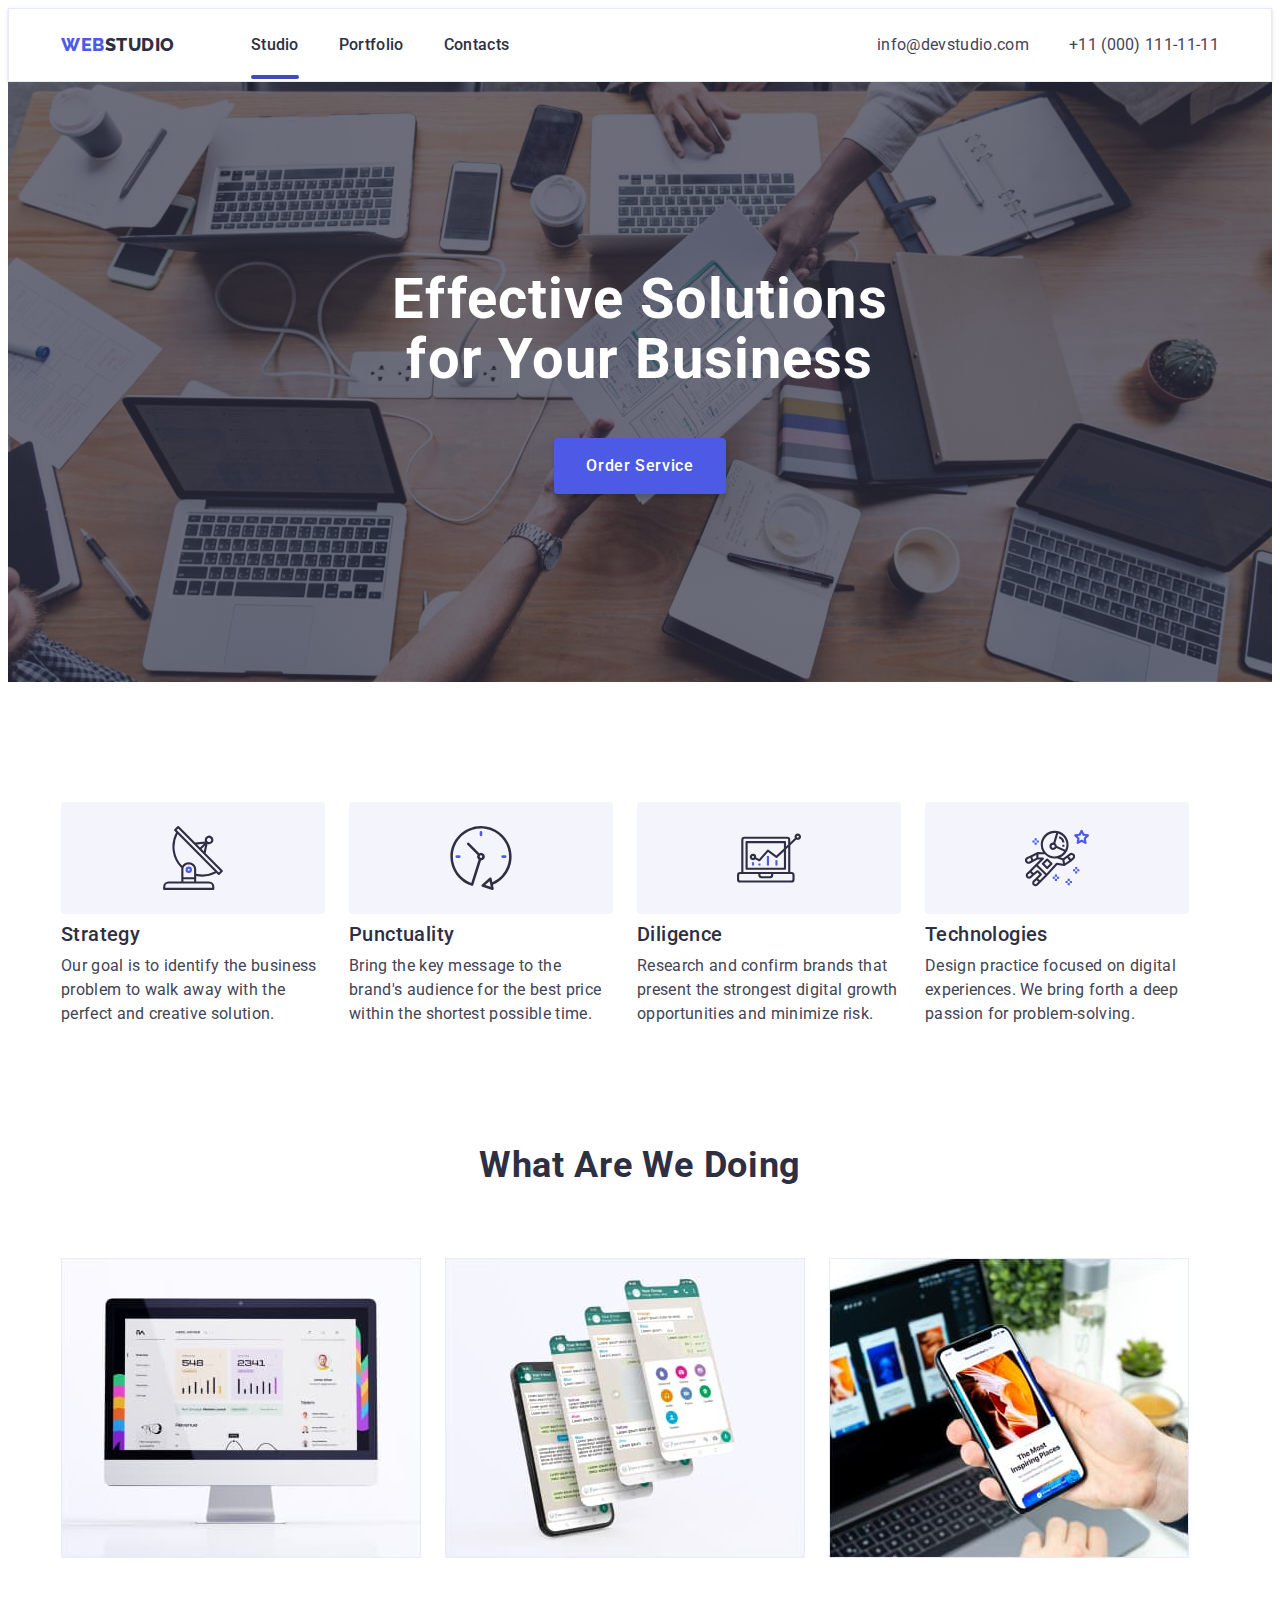
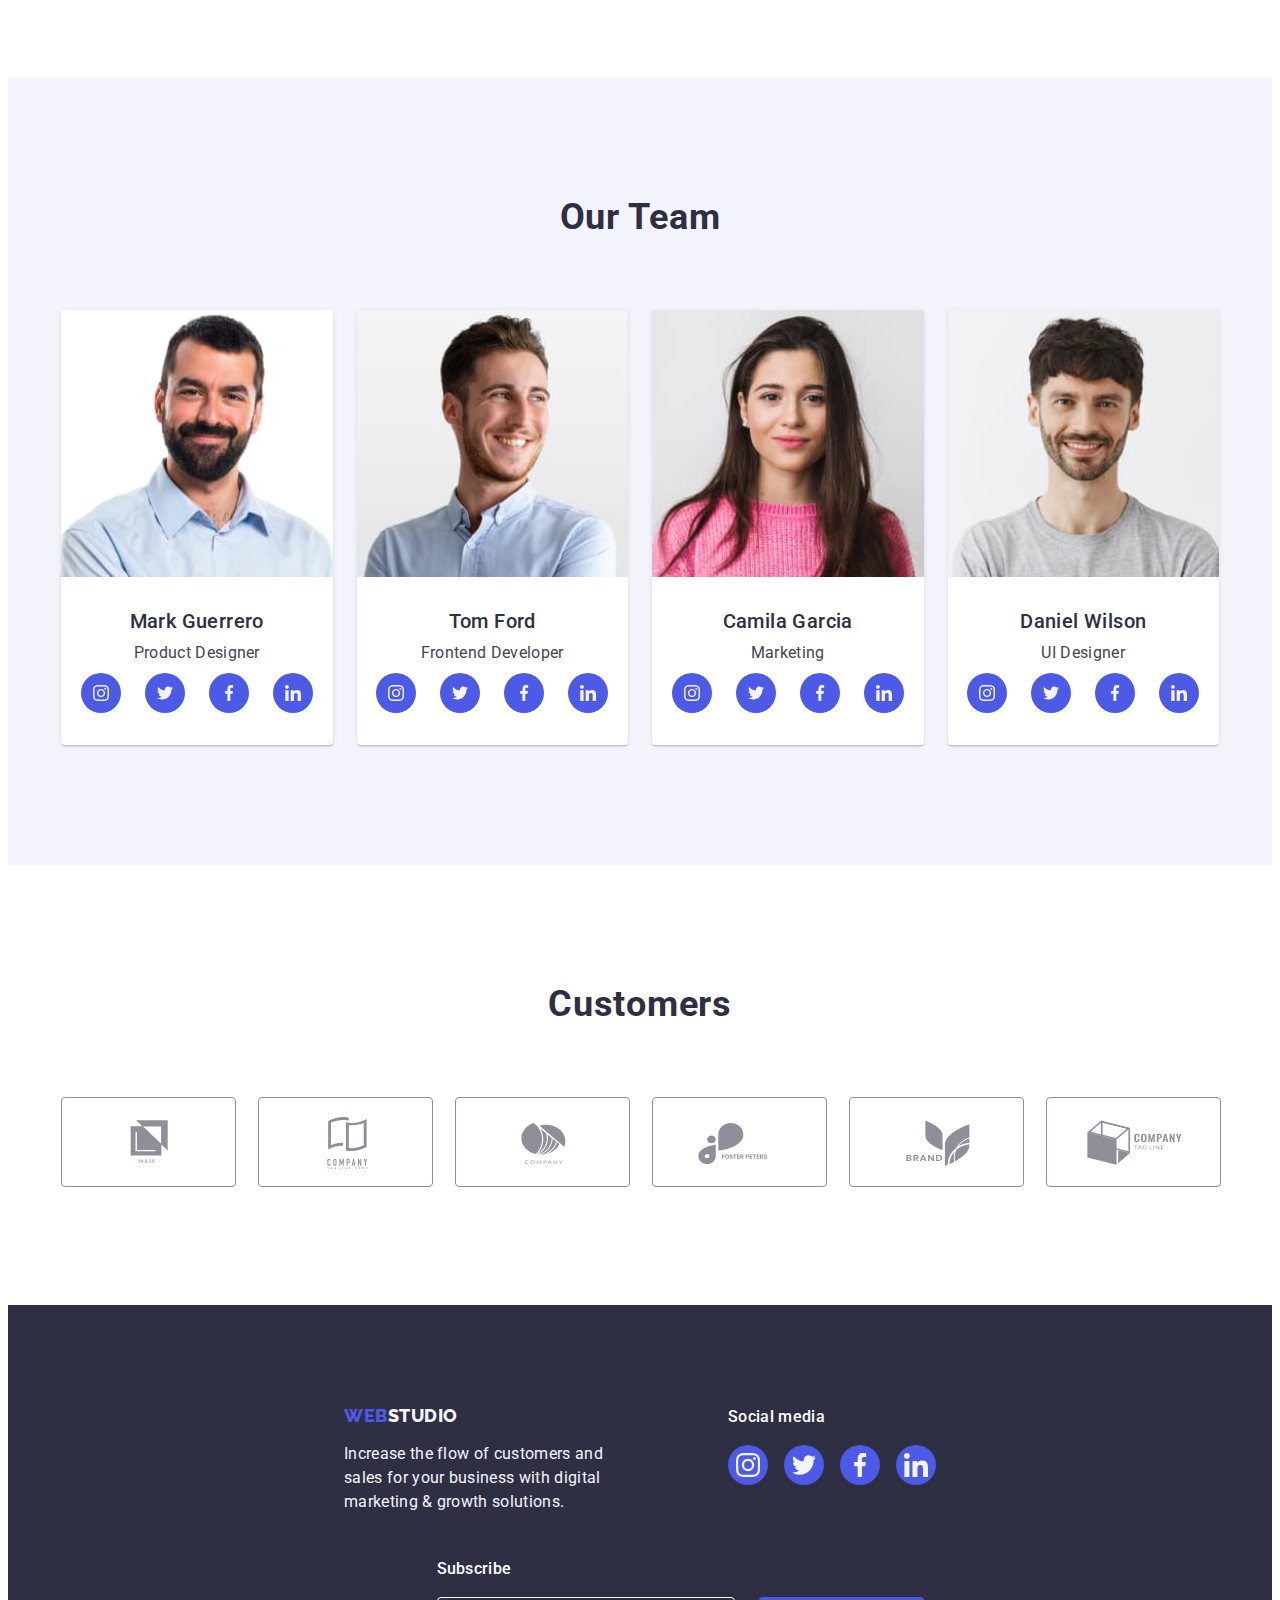
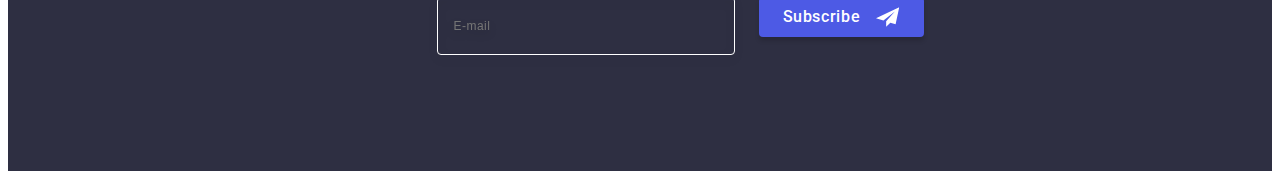
<file: index.html>
<!DOCTYPE html>
<html lang="en">
  <head>
    <meta charset="UTF-8" />
    <meta http-equiv="X-UA-Compatible" content="IE=edge" />
    <meta name="viewport" content="width=device-width, initial-scale=1.0" />
    <title>Document</title>
    <link rel="preconnect" href="https://fonts.googleapis.com" />
    <link rel="preconnect" href="https://fonts.gstatic.com" crossorigin />
    <link
      href="https://fonts.googleapis.com/css2?family=Raleway:wght@800&family=Roboto:wght@400;500;700&display=swap"
      rel="stylesheet"
    />
    <link
      rel="stylesheet"
      href="https://cdnjs.cloudflare.com/ajax/libs/modern-normalize/1.1.0/modern-normalize.min.css"
      integrity="sha512-wpPYUAdjBVSE4KJnH1VR1HeZfpl1ub8YT/NKx4PuQ5NmX2tKuGu6U/JRp5y+Y8XG2tV+wKQpNHVUX03MfMFn9Q=="
      crossorigin="anonymous"
      referrerpolicy="no-referrer"
    />
    <link rel="stylesheet" href="./css/styles.css" />
    <link rel="stylesheet" href="./css/media.css" />
  </head>
  <body>
    <header class="header">
      <div class="container header-container">
        <nav class="header-nav">
          <a href="./index.html" class="part-logo link"
            >Web <span class="logo">Studio</span>
          </a>
          <ul class="header-list list">
            <li class="header-item">
              <a class="header-link link current" href="./index.html">Studio</a>
            </li>
            <li class="header-item">
              <a class="header-link link" href="./portfolio.html">Portfolio</a>
            </li>
            <li class="header-item">
              <a class="header-link link" href="">Contacts</a>
            </li>
          </ul>
        </nav>
        <address class="address">
          <ul class="address-list list">
            <li class="address-item">
              <a href="mailto:info@devstudio.com" class="address-contact link"
                >info@devstudio.com</a
              >
            </li>
            <li class="address-item">
              <a href="tel:+110001111111" class="address-contact link"
                >+11 (000) 111-11-11</a
              >
            </li>
          </ul>
        </address>
        <button type="button" data-menu-open class="menu-open-btn">
          <svg class="header-icon-menu" width="32" height="22">
            <use href="./icons.svg#icon-charm-menu-hamburger"></use>
          </svg>
        </button>
      </div>
      <div class="mob-menu is-hidden" data-menu>
        <div>
          <button type="button" data-menu-close class="menu-close-btn">
            <svg class="menu-close-btn-icon" width="8" height="8">
              <use href="./icons.svg#icon-close-black"></use>
            </svg>
          </button>
          <nav>
            <ul class="mob-menu-list list">
              <li class="mob-menu-item">
                <a class="mob-menu-link link" href="./index.html">Studio</a>
              </li>
              <li class="mob-menu-item">
                <a class="mob-menu-link link" href="./portfolio.html"
                  >Portfolio</a
                >
              </li>
              <li class="mob-menu-item">
                <a class="mob-menu-link link" href="">Contacts</a>
              </li>
            </ul>
          </nav>
        </div>
        <div>
          <address class="mob-menu-address">
            <ul class="mob-menu-address-list list">
              <li class="mob-menu-address-item">
                <a
                  href="tel:+110001111111"
                  class="mob-menu-address-contact link"
                  >+11 (000) 111-11-11</a
                >
              </li>
              <li class="mob-menu-address-item">
                <a
                  href="mailto:info@devstudio.com"
                  class="mob-menu-address-mail link"
                  >info@devstudio.com</a
                >
              </li>
            </ul>
          </address>
          <div class="mob-menu-soc-icon">
            <ul class="menu-footer-icon list">
              <li class="footer-soc-item">
                <a href="" class="footer-soc-link link">
                  <svg class="footer-soc-icon" width="24" height="24">
                    <use href="./icons.svg#icon-instagram"></use>
                  </svg>
                </a>
              </li>
              <li class="footer-soc-item">
                <a href="" class="footer-soc-link link">
                  <svg class="footer-soc-icon" width="24" height="24">
                    <use href="./icons.svg#icon-twitter"></use>
                  </svg>
                </a>
              </li>
              <li class="footer-soc-item">
                <a href="" class="footer-soc-link link">
                  <svg class="footer-soc-icon" width="24" height="24">
                    <use href="./icons.svg#icon-facebook"></use>
                  </svg>
                </a>
              </li>
              <li class="footer-soc-item">
                <a href="" class="footer-soc-link link">
                  <svg class="footer-soc-icon" width="24" height="24">
                    <use href="./icons.svg#icon-linkedin"></use>
                  </svg>
                </a>
              </li>
            </ul>
          </div>
        </div>
      </div>
    </header>
    <main>
      <!-- секція 1 -->
      <section class="hero">
        <div class="container">
          <h1 class="hero-title">Effective Solutions for Your Business</h1>
          <button type="button" data-modal-open class="button">
            Order Service
          </button>
        </div>
      </section>
      <!-- секція 2 -->
      <section class="section">
        <div class="container">
          <h2 hidden class="section-title">information</h2>
          <ul class="section-list list">
            <li class="section-item">
              <div class="section-img">
                <svg class="section-img-item" width="64" height="64">
                  <use href="./section-2.svg#icon-antenna"></use>
                </svg>
              </div>
              <h3 class="section-title">Strategy</h3>
              <p class="section-link">
                Our goal is to identify the business problem to walk away with
                the perfect and creative solution.
              </p>
            </li>
            <li class="section-item">
              <div class="section-img">
                <svg class="section-img-item" width="64" height="64">
                  <use href="./section-2.svg#icon-clock"></use>
                </svg>
              </div>
              <h3 class="section-title">Punctuality</h3>
              <p class="section-link">
                Bring the key message to the brand's audience for the best price
                within the shortest possible time.
              </p>
            </li>
            <li class="section-item">
              <div class="section-img">
                <svg class="section-img-item" width="64" height="64">
                  <use href="./section-2.svg#icon-diagram"></use>
                </svg>
              </div>
              <h3 class="section-title">Diligence</h3>
              <p class="section-link">
                Research and confirm brands that present the strongest digital
                growth opportunities and minimize risk.
              </p>
            </li>
            <li class="section-item">
              <div class="section-img">
                <svg class="section-img-item" width="64" height="64">
                  <use href="./section-2.svg#icon-astronaut"></use>
                </svg>
              </div>
              <h3 class="section-title">Technologies</h3>
              <p class="section-link">
                Design practice focused on digital experiences. We bring forth a
                deep passion for problem-solving.
              </p>
            </li>
          </ul>
        </div>
      </section>
      <!-- секція 3 -->
      <section class="content">
        <div class="container">
          <h2 class="content-title">What are we doing</h2>
          <ul class="content-list list">
            <li class="content-item">
              <img
                srcset="./images/images-1-2x.jpg 2x"
                src="./images/images-1.jpg"
                alt="computer"
                width="360"
                height="300"
              />
            </li>
            <li class="content-item">
              <img
                srcset="./images/images-2-2x.jpg 2x"
                src="./images/images-2.jpg"
                alt="phone with tabs"
                width="360"
                height="300"
              />
            </li>
            <li class="content-item">
              <img
                srcset="./images/images-3-2x.jpg 2x"
                src="./images/images-3.jpg"
                alt="phone in hand"
                width="360"
                height="300"
              />
            </li>
          </ul>
        </div>
      </section>
      <!-- секція 4 -->
      <section class="aside">
        <div class="container">
          <h2 class="aside-title">Our Team</h2>
          <ul class="aside-list list">
            <li class="aside-item">
              <img
                srcset="./images/employee-1-2x.jpg 2x"
                src="./images/employee-1.jpg"
                alt="employee"
                width="264"
                height="260"
              />
              <div class="aside-container">
                <h3 class="aside-subtitle">Mark Guerrero</h3>
                <p class="aside-text">Product Designer</p>
                <ul class="aside-soc-list list">
                  <li class="aside-soc-item">
                    <a href="" class="aside-soc-link link">
                      <svg class="aside-soc-icon" width="16" height="16">
                        <use href="./icons.svg#icon-instagram"></use>
                      </svg>
                    </a>
                  </li>
                  <li class="aside-soc-item">
                    <a href="" class="aside-soc-link link">
                      <svg class="aside-soc-icon" width="16" height="16">
                        <use href="./icons.svg#icon-twitter"></use>
                      </svg>
                    </a>
                  </li>
                  <li class="aside-soc-item">
                    <a href="" class="aside-soc-link link">
                      <svg class="aside-soc-icon" width="16" height="16">
                        <use href="./icons.svg#icon-facebook"></use>
                      </svg>
                    </a>
                  </li>
                  <li class="aside-soc-item">
                    <a href="" class="aside-soc-link link">
                      <svg class="aside-soc-icon" width="16" height="16">
                        <use href="./icons.svg#icon-linkedin"></use>
                      </svg>
                    </a>
                  </li>
                </ul>
              </div>
            </li>
            <li class="aside-item">
              <img
                srcset="./images/employee-2-2x.jpg 2x"
                src="./images/employee-2.jpg"
                alt="employee"
                width="264"
                height="260"
              />
              <div class="aside-container">
                <h3 class="aside-subtitle">Tom Ford</h3>
                <p class="aside-text">Frontend Developer</p>
                <ul class="aside-soc-list list">
                  <li class="aside-soc-item">
                    <a href="" class="aside-soc-link link">
                      <svg class="aside-soc-icon" width="16" height="16">
                        <use href="./icons.svg#icon-instagram"></use>
                      </svg>
                    </a>
                  </li>
                  <li class="aside-soc-item">
                    <a href="" class="aside-soc-link link">
                      <svg class="aside-soc-icon" width="16" height="16">
                        <use href="./icons.svg#icon-twitter"></use>
                      </svg>
                    </a>
                  </li>
                  <li class="aside-soc-item">
                    <a href="" class="aside-soc-link link">
                      <svg class="aside-soc-icon" width="16" height="16">
                        <use href="./icons.svg#icon-facebook"></use>
                      </svg>
                    </a>
                  </li>
                  <li class="aside-soc-item">
                    <a href="" class="aside-soc-link link">
                      <svg class="aside-soc-icon" width="16" height="16">
                        <use href="./icons.svg#icon-linkedin"></use>
                      </svg>
                    </a>
                  </li>
                </ul>
              </div>
            </li>
            <li class="aside-item">
              <img
                srcset="./images/employee-3-2x.jpg 2x"
                src="./images/employee-3.jpg"
                alt="employee"
                width="264"
                height="260"
              />
              <div class="aside-container">
                <h3 class="aside-subtitle">Camila Garcia</h3>
                <p class="aside-text">Marketing</p>
                <ul class="aside-soc-list list">
                  <li class="aside-soc-item">
                    <a href="" class="aside-soc-link link">
                      <svg class="aside-soc-icon" width="16" height="16">
                        <use href="./icons.svg#icon-instagram"></use>
                      </svg>
                    </a>
                  </li>
                  <li class="aside-soc-item">
                    <a href="" class="aside-soc-link link">
                      <svg class="aside-soc-icon" width="16" height="16">
                        <use href="./icons.svg#icon-twitter"></use>
                      </svg>
                    </a>
                  </li>
                  <li class="aside-soc-item">
                    <a href="" class="aside-soc-link link">
                      <svg class="aside-soc-icon" width="16" height="16">
                        <use href="./icons.svg#icon-facebook"></use>
                      </svg>
                    </a>
                  </li>
                  <li class="aside-soc-item">
                    <a href="" class="aside-soc-link link">
                      <svg class="aside-soc-icon" width="16" height="16">
                        <use href="./icons.svg#icon-linkedin"></use>
                      </svg>
                    </a>
                  </li>
                </ul>
              </div>
            </li>
            <li class="aside-item">
              <img
                srcset="./images/employee-4-2x.jpg 2x"
                src="./images/employee-4.jpg"
                alt="employee"
                width="264"
                height="260"
              />
              <div class="aside-container">
                <h3 class="aside-subtitle">Daniel Wilson</h3>
                <p class="aside-text">UI Designer</p>
                <ul class="aside-soc-list list">
                  <li class="aside-soc-item">
                    <a href="" class="aside-soc-link link">
                      <svg class="aside-soc-icon" width="16" height="16">
                        <use href="./icons.svg#icon-instagram"></use>
                      </svg>
                    </a>
                  </li>
                  <li class="aside-soc-item">
                    <a href="" class="aside-soc-link link">
                      <svg class="aside-soc-icon" width="16" height="16">
                        <use href="./icons.svg#icon-twitter"></use>
                      </svg>
                    </a>
                  </li>
                  <li class="aside-soc-item">
                    <a href="" class="aside-soc-link link">
                      <svg class="aside-soc-icon" width="16" height="16">
                        <use href="./icons.svg#icon-facebook"></use>
                      </svg>
                    </a>
                  </li>
                  <li class="aside-soc-item">
                    <a href="" class="aside-soc-link link">
                      <svg class="aside-soc-icon" width="16" height="16">
                        <use href="./icons.svg#icon-linkedin"></use>
                      </svg>
                    </a>
                  </li>
                </ul>
              </div>
            </li>
          </ul>
        </div>
      </section>
      <!-- секція 5 -->
      <section class="customers">
        <div class="container">
          <h2 class="customers-title">Customers</h2>
          <ul class="customers-list list">
            <li class="customers-item">
              <a href="" class="customers-link link">
                <svg class="customers-icons" width="104" height="56">
                  <use href="./logo-section-5.svg#icon-Logo-1"></use>
                </svg>
              </a>
            </li>
            <li class="customers-item">
              <a href="" class="customers-link link">
                <svg class="customers-icons" width="104" height="56">
                  <use href="./logo-section-5.svg#icon-Logo-2"></use>
                </svg>
              </a>
            </li>
            <li class="customers-item">
              <a href="" class="customers-link link">
                <svg class="customers-icons" width="104" height="56">
                  <use href="./logo-section-5.svg#icon-Logo-3"></use>
                </svg>
              </a>
            </li>
            <li class="customers-item">
              <a href="" class="customers-link link">
                <svg class="customers-icons" width="104" height="56">
                  <use href="./logo-section-5.svg#icon-Logo-4"></use>
                </svg>
              </a>
            </li>
            <li class="customers-item">
              <a href="" class="customers-link link">
                <svg class="customers-icons" width="104" height="56">
                  <use href="./logo-section-5.svg#icon-Logo-5"></use>
                </svg>
              </a>
            </li>
            <li class="customers-item">
              <a href="" class="customers-link link">
                <svg class="customers-icons" width="104" height="56">
                  <use href="./logo-section-5.svg#icon-Logo-6"></use>
                </svg>
              </a>
            </li>
          </ul>
        </div>
      </section>
    </main>
    <footer class="footer">
      <div class="container footer-content">
        <div class="footer-container">
          <div class="logo-logo">
            <a href="./index.html" class="part-logo link"
              >Web
              <span class="part-logo-white">Studio</span>
            </a>
          </div>
          <p class="footer-text">
            Increase the flow of customers and sales for your business with
            digital marketing & growth solutions.
          </p>
        </div>
        <div class="footer-section">
          <h3 class="footer-title">Social media</h3>
          <ul class="footer-soc-list list">
            <li class="footer-soc-item">
              <a href="" class="footer-soc-link link">
                <svg class="footer-soc-icon" width="24" height="24">
                  <use href="./icons.svg#icon-instagram"></use>
                </svg>
              </a>
            </li>
            <li class="footer-soc-item">
              <a href="" class="footer-soc-link link">
                <svg class="footer-soc-icon" width="24" height="24">
                  <use href="./icons.svg#icon-twitter"></use>
                </svg>
              </a>
            </li>
            <li class="footer-soc-item">
              <a href="" class="footer-soc-link link">
                <svg class="footer-soc-icon" width="24" height="24">
                  <use href="./icons.svg#icon-facebook"></use>
                </svg>
              </a>
            </li>
            <li class="footer-soc-item">
              <a href="" class="footer-soc-link link">
                <svg class="footer-soc-icon" width="24" height="24">
                  <use href="./icons.svg#icon-linkedin"></use>
                </svg>
              </a>
            </li>
          </ul>
        </div>
        <div class="footer-subscribe">
          <p class="footer-title">Subscribe</p>
          <form class="footer-form">
            <input
              type="text"
              name="email"
              id="email"
              placeholder="E-mail"
              class="footer-subscribe-email"
              required
            />
            <label for="email" class="email">
              <button type="submit" class="fotter-btn">
                Subscribe
                <svg class="footer-subscribe-icon" widht="24" height="24">
                  <use href="./icons.svg#icon-Frame"></use>
                </svg>
              </button>
            </label>
          </form>
        </div>
      </div>
    </footer>
    <div class="backdrop is-hidden" data-modal>
      <div class="modal">
        <button type="button" data-modal-close class="modal-icon">
          <svg class="modal-close-black" width="8" height="8">
            <use href="./icons.svg#icon-close-black"></use>
          </svg>
        </button>
        <p class="modal-title">Leave your contacts and we will call you back</p>
        <form class="modal-form">
          <label class="modal-ladel">
            <span>Name</span>
            <span class="input-wrap">
              <input
                type="text"
                name="user-name"
                class="modal-input"
                required
              />
              <svg class="modal-input-icon" width="18" height="18">
                <use href="./icons.svg#icon-person"></use>
              </svg>
            </span>
          </label>
          <label class="modal-ladel">
            <span>Phone</span>
            <span class="input-wrap">
              <input type="tel" name="user-tel" class="modal-input" required />
              <svg class="modal-input-icon" width="18" height="24">
                <use href="./icons.svg#icon-phone"></use>
              </svg>
            </span>
          </label>
          <label class="modal-ladel">
            <span>Email</span>
            <span class="input-wrap">
              <input
                type="email"
                name="user-email"
                class="modal-input"
                required
              />
              <svg class="modal-input-icon" width="18" height="24">
                <use href="./icons.svg#icon-email"></use>
              </svg>
            </span>
          </label>
          <label for="user-comment" class="modal-ladel">Comment </label>
          <textarea
            name="user-comment"
            id="user-comment"
            class="modal-textarea"
            placeholder="Text input"
          ></textarea>
          <div class="checkbox">
            <input
              class="input-check visually-hidden"
              type="checkbox"
              name="privacy"
              id="privacy"
              value="true"
              required
            />
            <label for="privacy" class="check-text"
              ><span>
                <svg class="check-icon" width="10" height="8">
                  <use href="./icons.svg#icon-check"></use>
                </svg>
              </span>
              I accept the terms and conditions of the
              <a href="" class="privacy-text"> Privacy Policy</a>
            </label>
          </div>
          <button type="submit" class="button">Send</button>
        </form>
      </div>
    </div>
    <script src="./js/modal.js"></script>
    <script src="./js/menu.js"></script>
  </body>
</html>
</file>
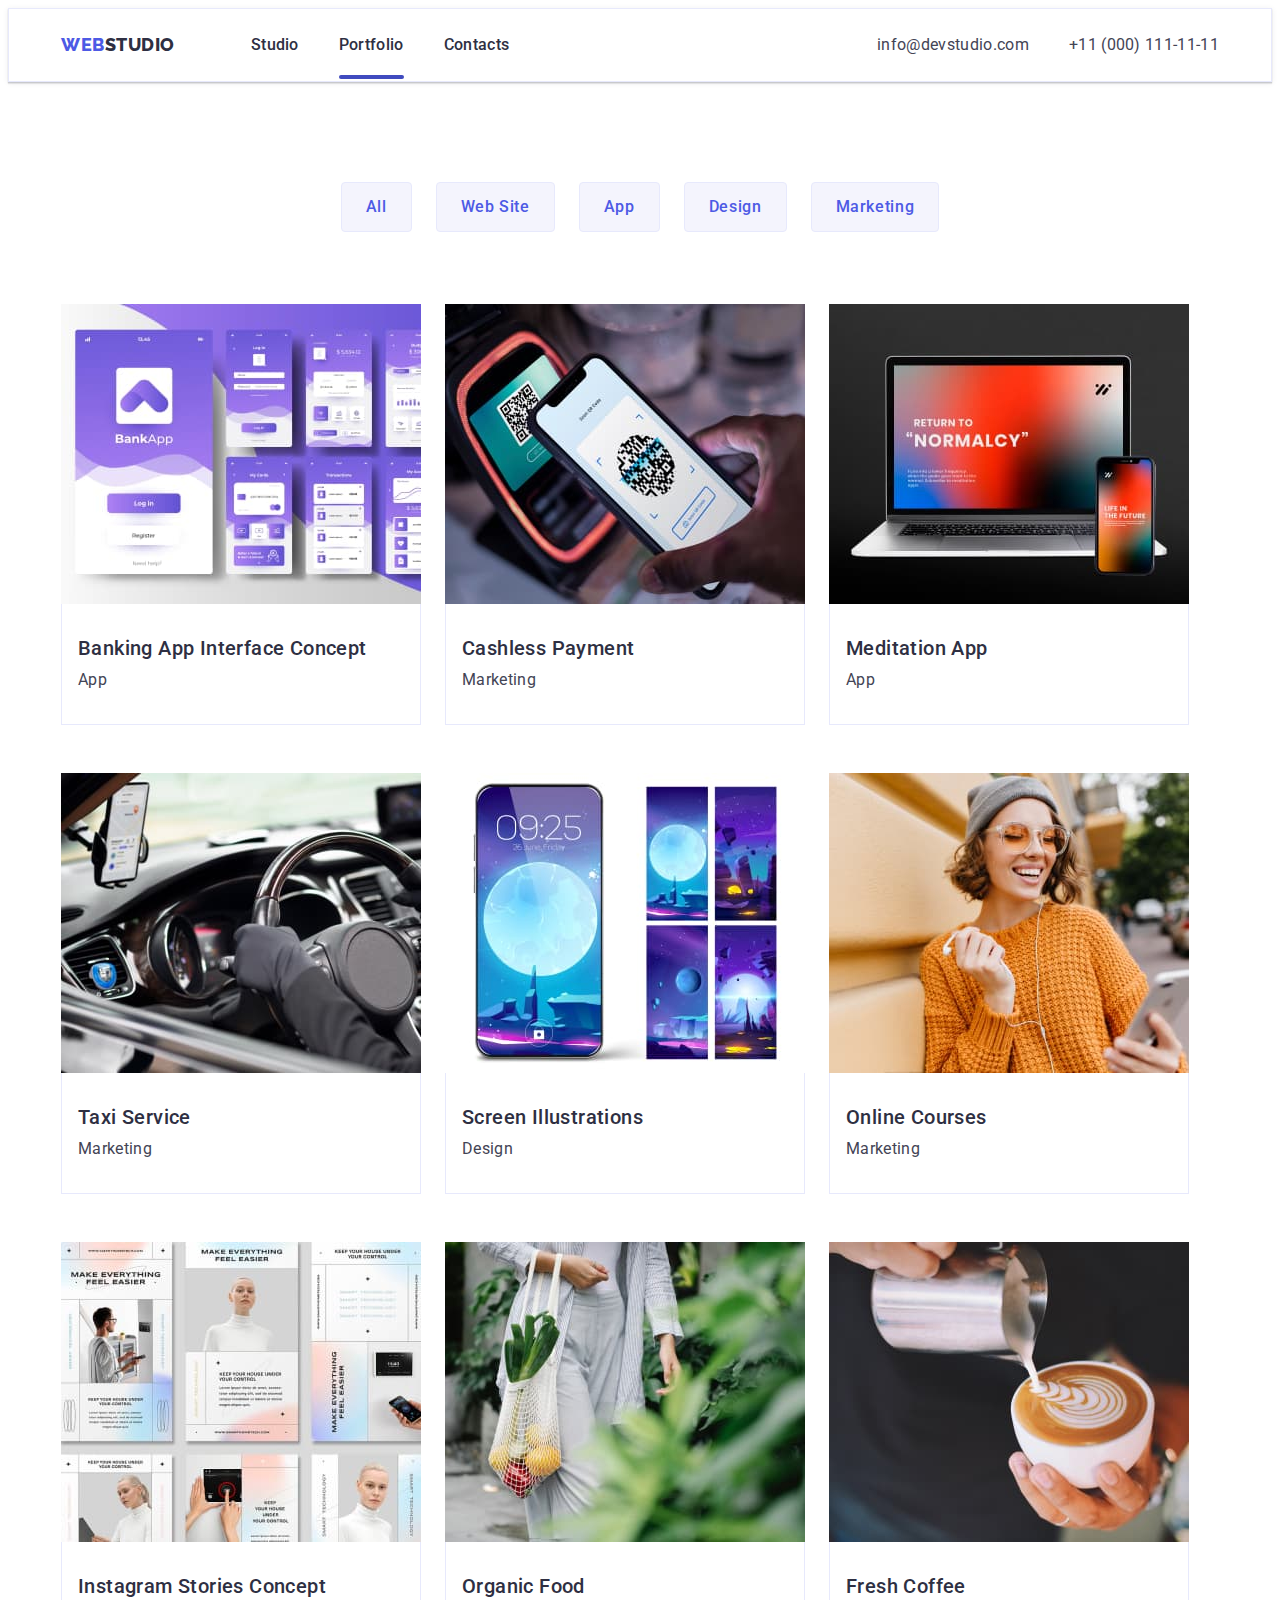
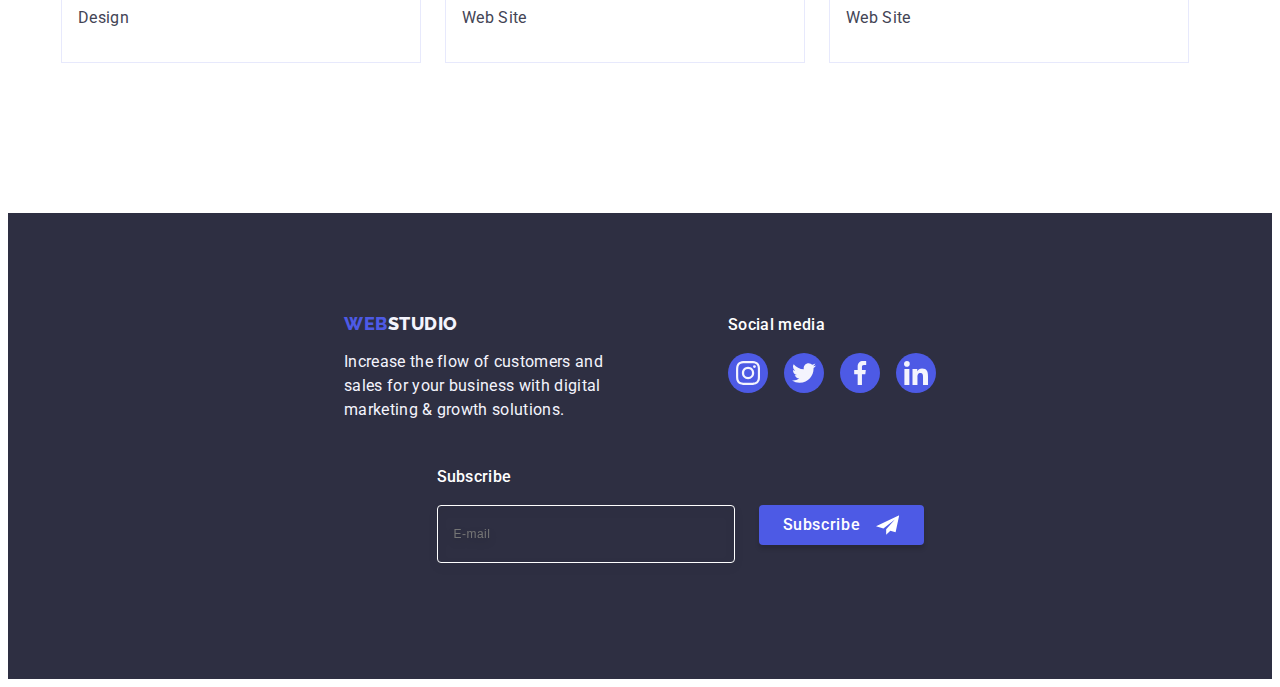
<file: portfolio.html>
<!DOCTYPE html>
<html lang="en">
  <head>
    <meta charset="UTF-8" />
    <meta http-equiv="X-UA-Compatible" content="IE=edge" />
    <meta name="viewport" content="width=device-width, initial-scale=1.0" />
    <title>Document</title>
    <link rel="preconnect" href="https://fonts.googleapis.com" />
    <link rel="preconnect" href="https://fonts.gstatic.com" crossorigin />
    <link
      href="https://fonts.googleapis.com/css2?family=Raleway:wght@800&family=Roboto:wght@400;500;700&display=swap"
      rel="stylesheet"
    />
    <link
      rel="stylesheet"
      href="https://cdnjs.cloudflare.com/ajax/libs/modern-normalize/1.1.0/modern-normalize.min.css"
      integrity="sha512-wpPYUAdjBVSE4KJnH1VR1HeZfpl1ub8YT/NKx4PuQ5NmX2tKuGu6U/JRp5y+Y8XG2tV+wKQpNHVUX03MfMFn9Q=="
      crossorigin="anonymous"
      referrerpolicy="no-referrer"
    />
    <link rel="stylesheet" href="./css/styles.css" />
    <link rel="stylesheet" href="./css/media.css" />
  </head>
  <body>
    <header class="header">
      <div class="container header-container">
        <nav class="header-nav">
          <a href="./index.html" class="part-logo link"
            >Web <span class="logo">Studio</span>
          </a>
          <ul class="header-list list">
            <li class="header-item">
              <a class="header-link link" href="./index.html">Studio</a>
            </li>
            <li class="header-item">
              <a class="header-link link current" href="./portfolio.html"
                >Portfolio</a
              >
            </li>
            <li class="header-item">
              <a class="header-link link" href="">Contacts</a>
            </li>
          </ul>
        </nav>
        <address class="address">
          <ul class="address-list list">
            <li class="address-item">
              <a href="mailto:info@devstudio.com" class="address-contact link"
                >info@devstudio.com</a
              >
            </li>
            <li class="address-item">
              <a href="tel:+110001111111" class="address-contact link"
                >+11 (000) 111-11-11</a
              >
            </li>
          </ul>
        </address>
        <button type="button" data-menu-open class="menu-open-btn">
          <svg class="header-icon-menu" width="32" height="22">
            <use href="./icons.svg#icon-charm-menu-hamburger"></use>
          </svg>
        </button>
      </div>
      <div class="mob-menu is-hidden" data-menu>
        <div>
          <button type="button" data-menu-close class="menu-close-btn">
            <svg class="menu-close-btn-icon" width="8" height="8">
              <use href="./icons.svg#icon-close-black"></use>
            </svg>
          </button>
          <nav>
            <ul class="mob-menu-list list">
              <li class="mob-menu-item">
                <a class="mob-menu-link link" href="./index.html">Studio</a>
              </li>
              <li class="mob-menu-item">
                <a class="mob-menu-link link" href="./portfolio.html"
                  >Portfolio</a
                >
              </li>
              <li class="mob-menu-item">
                <a class="mob-menu-link link" href="">Contacts</a>
              </li>
            </ul>
          </nav>
        </div>
        <div>
          <address class="mob-menu-address">
            <ul class="mob-menu-address-list list">
              <li class="mob-menu-address-item">
                <a
                  href="tel:+110001111111"
                  class="mob-menu-address-contact link"
                  >+11 (000) 111-11-11</a
                >
              </li>
              <li class="mob-menu-address-item">
                <a
                  href="mailto:info@devstudio.com"
                  class="mob-menu-address-mail link"
                  >info@devstudio.com</a
                >
              </li>
            </ul>
          </address>
          <div class="mob-menu-soc-icon">
            <ul class="menu-footer-icon list">
              <li class="footer-soc-item">
                <a href="" class="footer-soc-link link">
                  <svg class="footer-soc-icon" width="24" height="24">
                    <use href="./icons.svg#icon-instagram"></use>
                  </svg>
                </a>
              </li>
              <li class="footer-soc-item">
                <a href="" class="footer-soc-link link">
                  <svg class="footer-soc-icon" width="24" height="24">
                    <use href="./icons.svg#icon-twitter"></use>
                  </svg>
                </a>
              </li>
              <li class="footer-soc-item">
                <a href="" class="footer-soc-link link">
                  <svg class="footer-soc-icon" width="24" height="24">
                    <use href="./icons.svg#icon-facebook"></use>
                  </svg>
                </a>
              </li>
              <li class="footer-soc-item">
                <a href="" class="footer-soc-link link">
                  <svg class="footer-soc-icon" width="24" height="24">
                    <use href="./icons.svg#icon-linkedin"></use>
                  </svg>
                </a>
              </li>
            </ul>
          </div>
        </div>
      </div>
    </header>
    <main class="main">
      <section class="main-section-portfolio">
        <div class="container">
          <h1 hidden>Portfolio</h1>
          <ul class="portfolio list">
            <li>
              <button type="button" class="btn">All</button>
            </li>
            <li>
              <button type="button" class="btn">Web Site</button>
            </li>
            <li>
              <button type="button" class="btn">App</button>
            </li>
            <li>
              <button type="button" class="btn">Design</button>
            </li>
            <li>
              <button type="button" class="btn">Marketing</button>
            </li>
          </ul>
          <ul class="slider-list list">
            <li class="slider-item">
              <a class="link portfolio-link" href="">
                <div class="slider-cover-wrap">
                  <picture>
                    <source
                      srcset="
                        ./images/portfolio-images/photo-1.jpg         1x,
                        ./images/portfolio-images/photo-1-desk-2x.jpg 2x
                      "
                      media="(min-width: 1158px)"
                    />
                    <source
                      srcset="
                        ./images/portfolio-images/photo-1-tab.jpg    1x,
                        ./images/portfolio-images/photo-1-tab-2x.jpg 2x
                      "
                      media="(min-width: 768px)"
                    />
                    <source
                      srcset="
                        ./images/portfolio-images/photo-1-mob.jpg    1x,
                        ./images/portfolio-images/photo-1-mob-2x.jpg 2x
                      "
                      media="(max-width: 767px)"
                    />
                    <img
                      src="./images/portfolio-images/photo-1.jpg"
                      alt="Banking App Interface"
                      width="360"
                      height="300"
                    />
                  </picture>

                  <p class="slider-cover-text">
                    14 Stylish and User-Friendly App Design Concepts · Task
                    Manager App · Calorie Tracker App · Exotic Fruit Ecommerce
                    App · Cloud Storage App
                  </p>
                </div>
                <div class="portfolio-container">
                  <h2 class="slider-title">Banking App Interface Concept</h2>
                  <p class="slider-text">App</p>
                </div></a
              >
            </li>
            <li class="slider-item">
              <a class="link portfolio-link" href="">
                <div class="slider-cover-wrap">
                  <picture>
                    <source
                      srcset="
                        ./images/portfolio-images/photo-2.jpg         1x,
                        ./images/portfolio-images/photo-2-desk-2x.jpg 2x
                      "
                      media="(min-width: 1158px)"
                    />
                    <source
                      srcset="
                        ./images/portfolio-images/photo-2-tab.jpg    1x,
                        ./images/portfolio-images/photo-2-tab-2x.jpg 2x
                      "
                      media="(min-width: 768px)"
                    />
                    <source
                      srcset="
                        ./images/portfolio-images/photo-2-mob.jpg    1x,
                        ./images/portfolio-images/photo-2-mob-2x.jpg 2x
                      "
                      media="(max-width: 767px)"
                    />
                    <img
                      src="./images/portfolio-images/photo-2.jpg"
                      alt="Cashless Payment"
                      width="360"
                      height="300"
                    />
                  </picture>

                  <p class="slider-cover-text">
                    14 Stylish and User-Friendly App Design Concepts · Task
                    Manager App · Calorie Tracker App · Exotic Fruit Ecommerce
                    App · Cloud Storage App
                  </p>
                </div>
                <div class="portfolio-container">
                  <h2 class="slider-title">Cashless Payment</h2>
                  <p class="slider-text">Marketing</p>
                </div></a
              >
            </li>
            <li class="slider-item">
              <a class="link portfolio-link" href="">
                <div class="slider-cover-wrap">
                  <picture>
                    <source
                      srcset="
                        ./images/portfolio-images/photo-3.jpg         1x,
                        ./images/portfolio-images/photo-3-desk-2x.jpg 2x
                      "
                      media="(min-width: 1158px)"
                    />
                    <source
                      srcset="
                        ./images/portfolio-images/photo-3-tab.jpg    1x,
                        ./images/portfolio-images/photo-3-tab-2x.jpg 2x
                      "
                      media="(min-width: 768px)"
                    />
                    <source
                      srcset="
                        ./images/portfolio-images/photo-3-mob.jpg    1x,
                        ./images/portfolio-images/photo-3-mob-2x.jpg 2x
                      "
                      media="(max-width: 767px)"
                    />
                    <img
                      src="./images/portfolio-images/photo-3.jpg"
                      alt="laptop and phone"
                      width="360"
                      height="300"
                    />
                  </picture>

                  <p class="slider-cover-text">
                    14 Stylish and User-Friendly App Design Concepts · Task
                    Manager App · Calorie Tracker App · Exotic Fruit Ecommerce
                    App · Cloud Storage App
                  </p>
                </div>
                <div class="portfolio-container">
                  <h2 class="slider-title">Meditation App</h2>
                  <p class="slider-text">App</p>
                </div></a
              >
            </li>
            <li class="slider-item">
              <a class="link portfolio-link" href="">
                <div class="slider-cover-wrap">
                  <picture>
                    <source
                      srcset="
                        ./images/portfolio-images/photo-4.jpg         1x,
                        ./images/portfolio-images/photo-4-desk-2x.jpg 2x
                      "
                      media="(min-width: 1158px)"
                    />
                    <source
                      srcset="
                        ./images/portfolio-images/photo-4-tab.jpg    1x,
                        ./images/portfolio-images/photo-4-tab-2x.jpg 2x
                      "
                      media="(min-width: 768px)"
                    />
                    <source
                      srcset="
                        ./images/portfolio-images/photo-4-mob.jpg    1x,
                        ./images/portfolio-images/photo-4-mob-2x.jpg 2x
                      "
                      media="(max-width: 767px)"
                    />
                    <img
                      src="./images/portfolio-images/photo-4.jpg"
                      alt="Taxi Service"
                      width="360"
                      height="300"
                    />
                  </picture>

                  <p class="slider-cover-text">
                    14 Stylish and User-Friendly App Design Concepts · Task
                    Manager App · Calorie Tracker App · Exotic Fruit Ecommerce
                    App · Cloud Storage App
                  </p>
                </div>
                <div class="portfolio-container">
                  <h2 class="slider-title">Taxi Service</h2>
                  <p class="slider-text">Marketing</p>
                </div></a
              >
            </li>
            <li class="slider-item">
              <a class="link portfolio-link" href="">
                <div class="slider-cover-wrap">
                  <picture>
                    <source
                      srcset="
                        ./images/portfolio-images/photo-5.jpg         1x,
                        ./images/portfolio-images/photo-5-desk-2x.jpg 2x
                      "
                      media="(min-width: 1158px)"
                    />
                    <source
                      srcset="
                        ./images/portfolio-images/photo-5-tab.jpg    1x,
                        ./images/portfolio-images/photo-5-tab-2x.jpg 2x
                      "
                      media="(min-width: 768px)"
                    />
                    <source
                      srcset="
                        ./images/portfolio-images/photo-5-mob.jpg    1x,
                        ./images/portfolio-images/photo-5-mob-2x.jpg 2x
                      "
                      media="(max-width: 767px)"
                    />
                    <img
                      src="./images/portfolio-images/photo-5.jpg"
                      alt="Screen Illustrations"
                      width="360"
                      height="300"
                    />
                  </picture>

                  <p class="slider-cover-text">
                    14 Stylish and User-Friendly App Design Concepts · Task
                    Manager App · Calorie Tracker App · Exotic Fruit Ecommerce
                    App · Cloud Storage App
                  </p>
                </div>
                <div class="portfolio-container">
                  <h2 class="slider-title">Screen Illustrations</h2>
                  <p class="slider-text">Design</p>
                </div></a
              >
            </li>
            <li class="slider-item">
              <a class="link portfolio-link" href="">
                <div class="slider-cover-wrap">
                  <picture>
                    <source
                      srcset="
                        ./images/portfolio-images/photo-6.jpg         1x,
                        ./images/portfolio-images/photo-6-desk-2x.jpg 2x
                      "
                      media="(min-width: 1158px)"
                    />
                    <source
                      srcset="
                        ./images/portfolio-images/photo-6-tab.jpg    1x,
                        ./images/portfolio-images/photo-6-tab-2x.jpg 2x
                      "
                      media="(min-width: 768px)"
                    />
                    <source
                      srcset="
                        ./images/portfolio-images/photo-6-mob.jpg    1x,
                        ./images/portfolio-images/photo-6-mob-2x.jpg 2x
                      "
                      media="(max-width: 767px)"
                    />
                    <img
                      src="./images/portfolio-images/photo-6.jpg"
                      alt="a girl with a phone"
                      width="360"
                      height="300"
                    />
                  </picture>

                  <p class="slider-cover-text">
                    14 Stylish and User-Friendly App Design Concepts · Task
                    Manager App · Calorie Tracker App · Exotic Fruit Ecommerce
                    App · Cloud Storage App
                  </p>
                </div>
                <div class="portfolio-container">
                  <h2 class="slider-title">Online Courses</h2>
                  <p class="slider-text">Marketing</p>
                </div></a
              >
            </li>
            <li class="slider-item">
              <a class="link portfolio-link" href="">
                <div class="slider-cover-wrap">
                  <picture>
                    <source
                      srcset="
                        ./images/portfolio-images/photo-7.jpg         1x,
                        ./images/portfolio-images/photo-7-desk-2x.jpg 2x
                      "
                      media="(min-width: 1158px)"
                    />
                    <source
                      srcset="
                        ./images/portfolio-images/photo-7-tab.jpg    1x,
                        ./images/portfolio-images/photo-7-tab-2x.jpg 2x
                      "
                      media="(min-width: 768px)"
                    />
                    <source
                      srcset="
                        ./images/portfolio-images/photo-7-mob.jpg    1x,
                        ./images/portfolio-images/photo-7-mob-2x.jpg 2x
                      "
                      media="(max-width: 767px)"
                    />
                    <img
                      src="./images/portfolio-images/photo-7.jpg"
                      alt="Instagram Stories Concept"
                      width="360"
                      height="300"
                    />
                  </picture>

                  <p class="slider-cover-text">
                    14 Stylish and User-Friendly App Design Concepts · Task
                    Manager App · Calorie Tracker App · Exotic Fruit Ecommerce
                    App · Cloud Storage App
                  </p>
                </div>
                <div class="portfolio-container">
                  <h2 class="slider-title">Instagram Stories Concept</h2>
                  <p class="slider-text">Design</p>
                </div></a
              >
            </li>
            <li class="slider-item">
              <a class="link portfolio-link" href="">
                <div class="slider-cover-wrap">
                  <picture>
                    <source
                      srcset="
                        ./images/portfolio-images/photo-8.jpg         1x,
                        ./images/portfolio-images/photo-8-desk-2x.jpg 2x
                      "
                      media="(min-width: 1158px)"
                    />
                    <source
                      srcset="
                        ./images/portfolio-images/photo-8-tab.jpg    1x,
                        ./images/portfolio-images/photo-8-tab-2x.jpg 2x
                      "
                      media="(min-width: 768px)"
                    />
                    <source
                      srcset="
                        ./images/portfolio-images/photo-8-mob.jpg    1x,
                        ./images/portfolio-images/photo-8-mob-2x.jpg 2x
                      "
                      media="(max-width: 767px)"
                    />
                    <img
                      src="./images/portfolio-images/photo-8.jpg"
                      alt="Organic Food"
                      width="360"
                      height="300"
                    />
                  </picture>

                  <p class="slider-cover-text">
                    14 Stylish and User-Friendly App Design Concepts · Task
                    Manager App · Calorie Tracker App · Exotic Fruit Ecommerce
                    App · Cloud Storage App
                  </p>
                </div>
                <div class="portfolio-container">
                  <h2 class="slider-title">Organic Food</h2>
                  <p class="slider-text">Web Site</p>
                </div></a
              >
            </li>
            <li class="slider-item">
              <a class="link portfolio-link" href="">
                <div class="slider-cover-wrap">
                  <picture>
                    <source
                      srcset="
                        ./images/portfolio-images/photo-9.jpg         1x,
                        ./images/portfolio-images/photo-9-desk-2x.jpg 2x
                      "
                      media="(min-width: 1158px)"
                    />
                    <source
                      srcset="
                        ./images/portfolio-images/photo-9-tab.jpg    1x,
                        ./images/portfolio-images/photo-9-tab-2x.jpg 2x
                      "
                      media="(min-width: 768px)"
                    />
                    <source
                      srcset="
                        ./images/portfolio-images/photo-9-mob.jpg    1x,
                        ./images/portfolio-images/photo-9-mob-2x.jpg 2x
                      "
                      media="(max-width: 767px)"
                    />
                    <img
                      src="./images/portfolio-images/photo-9.jpg"
                      alt="Fresh Coffee"
                      width="360"
                      height="300"
                    />
                  </picture>

                  <p class="slider-cover-text">
                    14 Stylish and User-Friendly App Design Concepts · Task
                    Manager App · Calorie Tracker App · Exotic Fruit Ecommerce
                    App · Cloud Storage App
                  </p>
                </div>
                <div class="portfolio-container">
                  <h2 class="slider-title">Fresh Coffee</h2>
                  <p class="slider-text">Web Site</p>
                </div></a
              >
            </li>
          </ul>
        </div>
      </section>
    </main>
    <footer class="footer">
      <div class="container footer-content">
        <div class="footer-container">
          <div class="logo-logo">
            <a href="./index.html" class="part-logo link"
              >Web
              <span class="part-logo-white">Studio</span>
            </a>
          </div>
          <p class="footer-text">
            Increase the flow of customers and sales for your business with
            digital marketing & growth solutions.
          </p>
        </div>
        <div class="footer-section">
          <h3 class="footer-title">Social media</h3>
          <ul class="footer-soc-list list">
            <li class="footer-soc-item">
              <a href="" class="footer-soc-link link">
                <svg class="footer-soc-icon" width="24" height="24">
                  <use href="./icons.svg#icon-instagram"></use>
                </svg>
              </a>
            </li>
            <li class="footer-soc-item">
              <a href="" class="footer-soc-link link">
                <svg class="footer-soc-icon" width="24" height="24">
                  <use href="./icons.svg#icon-twitter"></use>
                </svg>
              </a>
            </li>
            <li class="footer-soc-item">
              <a href="" class="footer-soc-link link">
                <svg class="footer-soc-icon" width="24" height="24">
                  <use href="./icons.svg#icon-facebook"></use>
                </svg>
              </a>
            </li>
            <li class="footer-soc-item">
              <a href="" class="footer-soc-link link">
                <svg class="footer-soc-icon" width="24" height="24">
                  <use href="./icons.svg#icon-linkedin"></use>
                </svg>
              </a>
            </li>
          </ul>
        </div>
        <div class="footer-subscribe">
          <p class="footer-title">Subscribe</p>
          <form class="footer-form">
            <input
              type="text"
              name="email"
              id="email"
              placeholder="E-mail"
              class="footer-subscribe-email"
              required
            />
            <label for="email" class="email">
              <button type="submit" class="fotter-btn">
                Subscribe
                <svg class="footer-subscribe-icon" widht="24" height="24">
                  <use href="./icons.svg#icon-Frame"></use>
                </svg>
              </button>
            </label>
          </form>
        </div>
      </div>
    </footer>
    <script src="./js/menu.js"></script>
  </body>
</html>
</file>
<file: css/styles.css>
:root{
    --main-blue-color: #4D5AE5 ;
    --main-white-color: #ffffff ;
    --main-white2-color: #F4F4FD;
    --main-gray-color: #2E2F42;
    --main-blue2-color: #404BBF;
    --main-gray2-color: #434455;
}

p,h1,h2,h3,h4,h5{
    margin: 0;
}

ul{
    margin: 0;
    padding-left: 0;
}

body{
font-family:Roboto, sans-serif ;
color:var(--main-gray2-color) ;
background-color:var(--main-white-color)
}

.link {
text-decoration: none;
}

.list{
list-style: none;
}

img{
display: block;
width: 100%;
max-width: 100%;
height: auto;
}
.no-scroll{
    overflow: hidden;
}

.visually-hidden{
    position: absolute;
    width: 1px;
    height: 1px;
    max-width: -1px;
    border: 0;
    padding: 0;
    white-space: nowrap;
    clip-path: inset(100%);
    clip: rect(0 0 0 0 );
    overflow: hidden;
}

.container {
    /* max-width: 1158px;  */
    width: 100%;
    padding: 0 15px; 
    margin: 0 auto;
    /* outline: 2px solid  red; */
}
/* ********************header**************** */
.header{
    padding-top: 24px;
    padding-bottom: 24px;
    border: 1px solid #E7E9FC;
    box-shadow: 0px 1px 6px rgba(46, 47, 66, 0.08), 0px 1px 1px rgba(46, 47, 66, 0.16), 0px 2px 1px rgba(46, 47, 66, 0.08);
}

.header-nav{
    display: flex;
    margin-right: auto;
}

.header-container{
    display: flex;
}

.part-logo{
font-family: Raleway, sans-serif;
font-weight: 800;
font-size: 18px;
line-height: 1.17;
display: flex;
align-items: center;
letter-spacing: 0.03em;
text-transform: uppercase;
color: var(--main-blue-color);
}

.logo{
font-family: Raleway, sans-serif;
font-weight: 800;
font-size: 18px;
line-height: 1.17;
display: flex;
align-items: center;
letter-spacing: 0.03em;
text-transform: uppercase;
color: var(--main-gray-color);
margin-right: 76px;
}

/* .header-link{
font-weight: 500;
font-size: 16px;
line-height: 1.5;
letter-spacing: 0.02em;
color: var(--main-gray-color);
transition-property: color var(--main-blue2-color);
transition-duration: 250ms;
transition-timing-function: cubic-bezier(0.4, 0, 0.2, 1);
} */

.header-list{
    display: none;
    /* display: flex;
    gap: 40px; */
}

/* .address{
font-style: normal;   
} */
/* .address-contact{
font-weight: 400;
font-size: 16px;
line-height: 1.5;
letter-spacing: 0.02em;
color: var(--main-gray2-color);
transition-property:color ;
transition-duration: 250ms;
transition-timing-function: cubic-bezier(0.4, 0, 0.2, 1) ;
} */

/* .header-link:hover,
.header-link:focus {
    color: var(--main-blue2-color);
} */

/* .address-contact:hover,
.address-contact:focus {
    color: var(--main-blue2-color);
} */
.address-list{
    display: none;
    /* display: flex;
    gap: 40px; */
}

/* .current{
    position: relative;
} */

/* .current::after{
content: ' ';    
position: absolute;
left: 0px;
bottom: -27px;
width: 100%;
height: 4px;
border-radius: 2px;
background: #404BBF;
} */

.menu-open-btn{
left: 380px;
top: 24px;
border: transparent;
background: var(--main-white-color);
}

.header-icon-menu {
stroke: var(--main-gray-color);
}

.menu-close-btn{
width: 24px;
height: 24px;
background: #E7E9FC;
border: 1px solid rgba(0, 0, 0, 0.1);
border-radius: 50%;
display: flex;
justify-content: center;
align-items: center;
margin-left: auto;
fill: #2E2F42;
margin-bottom: 32px;
}
.menu-close-btn-icon{
}

/* ***************mob-menu*********************** */
.mob-menu {
    position: fixed;
    top: 0;
    width: 100%;
    height: 100%;
    background-color: var(--main-white-color);
    padding: 24px 24px 40px 40px;
    display: flex;
    flex-direction: column;
    justify-content: space-between;
    z-index: 2;
}

.menu-close-btn {}

.menu-close-btn-icon {}

.mob-menu-list {
    margin-bottom: 20px;
}

.list {}

.mob-menu-item:not(:last-child) {
    margin-bottom: 40px;
}

.mob-menu-link {
font-weight: 700;
font-size: 36px;
line-height: 1.11;
letter-spacing: 0.02em;
color: var(--main-gray-color);
}

.mob-menu-address {}

.mob-menu-address-list {
    margin-bottom: 48px;
}

.mob-menu-address-item:not(:last-child) {
    margin-bottom: 40px;
}

.mob-menu-address-contact {
    font-style: normal;
font-weight: 700;
font-size: 36px;
line-height: 1.11;
letter-spacing: 0.02em;
color: #4D5AE5;
}
.mob-menu-address-mail{
    font-style: normal;
font-weight: 500;
font-size: 20px;
line-height: 1.20;
letter-spacing: 0.02em;
color: #434455;
}

.mob-menu-soc-icon {}

.menu-footer-icon{
    display: flex;
    justify-content: flex-start;
    gap: 56px;
}
    
/* ********************hero****************** */
.hero-title{
font-size: 36px;
line-height: 1.11;
text-align: center;
letter-spacing: 0.02em;
color: var(--main-white-color);
margin-bottom: 72px; 
max-width: 496px;
margin-left: auto;
margin-right: auto;
}

.hero{
background: var(--main-gray-color); 
background-image:linear-gradient(rgba(46, 47, 66, 0.7), rgba(46, 47, 66, 0.7)), url(../images/dark-bg-mob.jpg);
background-repeat: no-repeat;
padding-top: 112px;
padding-bottom: 112px;
/* max-width: 1440px; */
margin: 0 auto;
background-position: center;
background-size: cover;
}

@media (min-device-pixel-ratio: 2),
(min-resolution: 192dpi),
(min-resolution: 2dppx) {
    .hero {
        background-image:linear-gradient(rgba(46, 47, 66, 0.7), rgba(46, 47, 66, 0.7)),
            url(../images/dark-bg-mob-2x.jpg);
    }
}

.button{
    min-width: 169px;
    height: 56px;
    display: inline-block;
    border-radius: 4px;
    box-shadow: 0px 4px 4px rgba(0, 0, 0, 0.15);
    padding: 16px 32px;
    margin-left: auto;
    margin-right: auto;
font-family: 'Roboto', sans-serif;
font-style: normal;
font-weight: 500;
font-size: 16px;
line-height: 1.5;
display: flex;
align-items: center;
justify-content: center;
letter-spacing: 0.04em;
background: var(--main-blue-color);
color: var(--main-white-color);
cursor: pointer;
border: none;
transition-property: color, background ;
transition-duration: 250ms;
transition-timing-function: cubic-bezier(0.4, 0, 0.2, 1);
}

.button:hover,
.button:focus{
color: var(--main-white-color)
}
.button:hover,
.button:focus {
background: var(--main-blue2-color);
}
/* **********************section**************** */
.section{
    padding: 96px 0px;
    /* padding-top: 120px;
    padding-bottom: 120px; */
}

.section-img{
display: none;
}

.section-img-item{
    display: none;
}

.section-title{
    /* margin-top: 8px; */
font-weight: 700;
font-size: 36px;
line-height: 1.11;
    text-align: center;
letter-spacing: 0.02em;
color: var(--main-gray-color);   
margin-bottom: 8px; 
}

.section-link{
font-weight: 500;
/* font-weight: 400; */
font-size: 16px;
line-height: 1.50;
letter-spacing: 0.02em;
color:var(--main-gray2-color)  
}

.section-item{
/* max-width: 264px; */
flex-basis: 100%;
}

.section-list{
display: flex;
flex-wrap: wrap;
align-items: center;
gap: 72px;
}

/* **********************content**************** */
.content {
    display: none;
}

/********************** aside ******************/
.aside{
background: var(--main-white2-color); 
padding-top: 96px;
padding-bottom: 96px;
}

.aside-title{
    font-size: 36px;
line-height: 1.11;
text-align: center;
letter-spacing: 0.02em;
text-transform: capitalize;
color: var(--main-gray-color);
margin-bottom: 72px;
}

.aside-list{
    display: flex;
    flex-wrap: wrap;
    justify-content: center;
    align-items: center;
    gap: 72px;
}

.aside-subtitle{
    font-weight: 500;
font-size: 20px;
line-height: 1.20;
text-align: center;
letter-spacing: 0.02em;
color: var(--main-gray-color);
margin-bottom: 8px;
}

.aside-text{
    font-weight: 400;
font-size: 16px;
line-height: 1.5;
text-align: center;
letter-spacing: 0.02em;
color: var(--main-gray2-color);
margin-bottom: 8px;
}

.aside-item{
background: var(--main-white-color);
box-shadow: 0px 1px 6px rgba(46, 47, 66, 0.08), 0px 1px 1px rgba(46, 47, 66, 0.16), 0px 2px 1px rgba(46, 47, 66, 0.08);
border-radius: 0px 0px 4px 4px;
}
.aside-item{
    /* width: 264px; */
    flex-basis: calc((100% - 72px) / 1);
    /* flex-basis: 100%; */
}

.aside-container{
padding: 32px 16px;
}

.aside-soc-list {
    display: flex;
    justify-content: center;
    gap: 24px;

}

.aside-soc-item {
    width: 40px;
    height: 40px;
}

.aside-soc-link {
    width: 100%;
    height: 100%;
    border-radius: 50%;
    display: inline-block;
    background: var(--main-blue-color);
    display: flex;
    align-items: center;
    justify-content: center;
    transition-property: background ; 
    transition-duration: 250ms;
transition-timing-function: cubic-bezier(0.4, 0, 0.2, 1) ;
}

.aside-soc-icon{
    fill: #F4F4FD;
}

.aside-soc-link:hover,
.aside-soc-link:focus{
background: var(--main-blue2-color);
}

/********************** customers ******************/
.customers {
    padding-top: 93px;
    padding-bottom: 96px;
    /* padding: 120px 0; */
}

.customers-title {
font-size: 36px;
line-height: 1.11;
text-align: center;
letter-spacing: 0.02em;
text-transform: capitalize;
color: var(--main-gray-color);
margin-bottom: 72px;
}

.customers-list {
    display: flex;
    flex-wrap: wrap;
    justify-content: center;
    gap: 74px 16px;
        /* gap: 24px; */
}

.customers-item{
    width: 190px;
    height: 88px;
    /* flex-basis: calc((100% - 16px) / 2); */
    /* width: 168px;
    height: 88px;     */
}
.customers-link {
width: 100%;
height: 100%;
    display: flex;
    justify-content: center;
    align-items: center;
    border: 1px solid  #8E8F99;
    fill:#8E8F99;
    border-radius: 4px;
    transition-property: border, fill; 
transition-duration: 250ms;
transition-timing-function: cubic-bezier(0.4, 0, 0.2, 1) ;
}

.customers-icons{
color: currentColor;
}

.customers-link:hover ,
.customers-link:focus{
    border-color: #404BBF;
    fill: #404BBF;
}

/********************** footer ******************/
.footer{
    background: var(--main-gray-color);
    padding: 96px 0px;
    /* padding-top: 100px;
    padding-bottom: 100px; */
}
.logo-logo{
display: flex;
justify-content: center;
}
.footer-content{
    display: flex;
flex-wrap: wrap;
justify-content: center;
}
.footer-text{
font-weight: 400;
font-size: 16px;
line-height: 1.5;
letter-spacing: 0.02em;
color: var(--main-white2-color); 
max-width: 264px;   
margin-top: 16px;
}

.part-logo-white{
color: var(--main-white2-color); 
}

.footer-container{
    display: flex;
    display: inline-block;
    margin-bottom: 72px;
}

.footer-section {
    display: flex;
    display: inline-block;
    text-align: center;
    margin-bottom: 72px;
    /* margin-left: 120px; */
}

.footer-title {
    margin-bottom: 16px;
    font-style: normal;
        font-weight: 500;
        font-size: 16px;
        line-height: 1.50;
        letter-spacing: 0.02em;
        color: var(--main-white-color);
}

.footer-soc-list {
    display: flex;
    justify-content: center;
    gap: 16px;
}

.footer-soc-item {
    width: 40px;
    height: 40px;
}
.footer-soc-link {
    width: 100%;
    height: 100%;
    border-radius: 50%;
    display: inline-block;
    background: var(--main-blue-color);;
    display: flex;
    align-items: center;
    justify-content: center;
transition-property:background ; 
transition-duration: 250ms;
transition-timing-function: cubic-bezier(0.4, 0, 0.2, 1) ;
}

.footer-soc-icon {
    fill: #F4F4FD;
}

.footer-soc-link:hover,
.footer-soc-link:focus {
    background: #31D0AA;;
}

.footer-soc-item {}

.footer-soc-link {}


.footer-soc-icon {}
/* +++++++++++++++++++++++++++++++Portfolio+++++++++ */
.btn{
    padding: 12px 24px;
    border-radius: 4px;
    border: 1px solid #E7E9FC;
font-family: 'Roboto', sans-serif ;
    font-style: 400;
    font-weight: 500;
    font-size: 16px;
    line-height: 1.50;
    display: flex;
    align-items: center;
    text-align: center;
    letter-spacing: 0.04em;
    color: var(--main-blue-color);
    background: var(--main-white2-color);
    cursor: pointer;
transition-property:color, border, box-shadow, background ; 
transition-duration: 250ms;
transition-timing-function: cubic-bezier(0.4, 0, 0.2, 1) ;

}

.btn:hover,
.btn:focus{
background: var(--main-blue2-color);
color: var(--main-white-color);
border: 1px solid var(--main-blue2-color);
box-shadow: 0px 3px 1px rgba(0, 0, 0, 0.1), 0px 2px 1px rgba(0, 0, 0, 0.08), 0px 2px 2px rgba(0, 0, 0, 0.12);
}

.slider-title{
margin-bottom: 8px;
font-weight: 500;
font-size: 20px;
line-height: 1.20;
letter-spacing: 0.02em;
color: var(--main-gray-color);    
}

.slider-text{
 font-weight: 400;
font-size: 16px;
line-height: 1.50;
letter-spacing: 0.02em;
color: var(--main-gray2-color);
}

.slider-list{
    display: flex;
    flex-wrap: wrap;
    gap: 48px 24px;
}

.portfolio{
    display: flex;
    flex-wrap: wrap;
    gap: 16px 24px;
    margin-bottom: 48px;
/* justify-content:center;
gap: 24px;
margin-bottom: 72px; */
}

.portfolio-link{
    display: block;
}

.portfolio-link:hover,
.portfolio-link:focus{
box-shadow: 0px 1px 6px rgba(46, 47, 66, 0.08), 0px 1px 1px rgba(46, 47, 66, 0.16), 0px 2px 1px rgba(46, 47, 66, 0.08);
}

.portfolio-link:hover .slider-cover-text{
transform: translate(0);
}

.slider-cover-wrap{
position: relative;
overflow: hidden;
}

.slider-cover-text {
    position: absolute;
    top: 0;
    font-weight: 400;
font-size: 16px;
line-height: 1.50;
letter-spacing: 0.02em;
color: #F4F4FD;
background: #4D5AE5;
padding: 40px 32px;
height: 100%;
transform: translateY(100%);
transition-property: transform ;
transition-duration: 250ms;
transition-timing-function: cubic-bezier(0.4, 0, 0.2, 1);
}

.main-section-portfolio{
    padding: 48px 0;
    /* padding-top: 96px;
    padding-bottom: 120px; */
}

.portfolio-container{
padding: 32px 16px;
border: 1px solid #E7E9FC;
border-top: none;
}

.footer-form{
    display: flex;
    margin-right:auto ;
    flex-wrap: wrap;
    justify-content: center;
}

.footer-subscribe{
    /* margin-left: 80px; */
    text-align: center;
}

.footer-subscribe-email{
    /* width: 264px; */
    width: 100%;
    height: 40px;
    border: 1px solid #FFFFFF;
    filter: drop-shadow(0px 4px 4px rgba(0, 0, 0, 0.15));
    border-radius: 4px;
    background-color: transparent;
    padding: 8px 16px;
font-size: 12px;
color: var(--main-white-color);
/* display: flex; */
letter-spacing: 0.04em;
margin-bottom: 16px;
}

.fotter-btn{
    width: 165px;
height: 40px;
border-radius: 4px;
box-shadow: 0px 4px 4px rgba(0, 0, 0, 0.15);
padding: 8px 24px;
font-family: 'Roboto', sans-serif;
font-weight: 500;
font-size: 16px;
line-height: 1.5;
display: flex;
letter-spacing: 0.04em;
background: var(--main-blue-color);
color: var(--main-white-color);
cursor: pointer;
border: none;
margin-left: 24px;
}

.footer-subscribe-icon{
    /* position: absolute; */
fill: var(--main-white-color);
/* top: 50%; */
/* transform: translateY(-50%); */
margin-left: 16px;
}

.email{
position: relative;
cursor: pointer;
}

/* +++++++++++++++++++++++++++++++Modal+++++++++ */
.backdrop{
    position: fixed;
    top: 0;
    width: 100%;
    height: 100%;
    background-color: rgba(46, 47, 66, 0.4);
    transition: opacity 250ms linear , visibility 250ms linear ;
}

.modal{
position: absolute;
width: 408px;
min-height: 576px;
background: #FCFCFC;
box-shadow: 0px 1px 1px rgba(0, 0, 0, 0.14), 0px 1px 3px rgba(0, 0, 0, 0.12), 0px 2px 1px rgba(0, 0, 0, 0.2);
border-radius: 4px;
top: 50%;
left: 50%;
transform: translate(-50%, -50%) scaleY(1);
transition: transform 250ms cubic-bezier(0.4, 0, 0.2, 1) ;
padding: 20px;
}

.backdrop.is-hidden .modal{
    transform: translate(-50%, -50%) scaleY(0);
}

.modal-icon{
    width: 24px;
    height: 24px;
background: #E7E9FC;
border: 1px solid rgba(0, 0, 0, 0.1);
border-radius: 50%;
/* display: block; */
display: flex;
justify-content: center;
align-items: center;
margin-left: auto;
fill: #2E2F42;
transition-property: backdround, fill;
    transition-duration: 250ms;
    transition-timing-function: cubic-bezier(0.4, 0, 0.2, 1);
}

.modal-icon:hover,
.modal-icon:focus{
    background: #404BBF;
    fill: #ffffff;
}

.is-hidden{
    opacity: 0;
    visibility: hidden;
    pointer-events: none;
}

.modal-title{
 font-weight: 500;
font-size: 16px;
line-height: 1.50;
text-align: center;
letter-spacing: 0.02em;
color: var(--main-gray-color);
margin-top: 24px ;
margin-bottom: 16px;
}

.modal-ladel{
    display: block;
margin-bottom: 4px;
margin-top: 8px;
}

.modal-input{
width: 100%;
height: 40px;
border: 1px solid rgba(46, 47, 66, 0.4);
border-radius: 4px;
font-size: 12px;
letter-spacing: 0.04em;
padding-top: 8px;
padding-bottom: 8px;
padding-left: 38px;
outline: transparent;
transition-property: border-color, fill;
transition-duration: 250ms;
transition-timing-function: cubic-bezier(0.4, 0, 0.2, 1);
}

.modal-input:focus{
    border-color: #4D5AE5;
}

.modal-input:focus + .modal-input-icon{
    fill: #4D5AE5 ;
}

.modal-ladel{
font-size: 12px;
letter-spacing: 0.04em;
color: #8E8F99;
}

.modal-ladel span{
    display: block;
    margin-bottom: 4px;
}

.input-wrap{
    position: relative;
}

.modal-input-icon{
    position: absolute;
    left: 16px;
    top: 50%;
    transform: translateY(-50%);
}

.modal-textarea{
    width: 100%;
height: 120px;
border: 1px solid rgba(46, 47, 66, 0.4);
border-radius: 4px;
font-size: 12px;
letter-spacing: 0.04em;
padding: 8px 16px;
outline: transparent;
resize: none;
transition-property: border-color;
transition-duration: 250ms;
transition-timing-function: cubic-bezier(0.4, 0, 0.2, 1);
}

.modal-textarea:focus {
    border-color: #4D5AE5;
}

.checkbox{
margin-top: 16px;
margin-bottom: 24px;
font-size: 12px;
line-height: 1.17;
letter-spacing: 0.04em;
color: #8E8F99;
}

.check-text{
    display: flex;
    align-items: center;
}

.check-text span{
width: 16px;
height: 16px;
border: 1px solid rgba(46, 47, 66, 0.4);
border-radius: 2px;
margin-right: 8px;
display: flex;
align-items: center;
justify-content: center;
fill: transparent;
}

.input-check:checked + .check-text span{
    background-color: var(--main-blue2-color);
    border: none;
    fill: #F4F4FD;
}

.privacy-text{
color: var(--main-blue-color);
margin-left: 4px;
}
</file>
<file: css/media.css>
@media screen and (min-width:428px) {
    .container{
        width: 428px;
    }
    .content{
        display: none;
    }
    .section-img{
    display: none;
    }
    .section-img-item{
        display: none;
    }
    .hero{
        background-image: linear-gradient(rgba(46, 47, 66, 0.7), rgba(46, 47, 66, 0.7)), url(../images/dark-bg-tab.jpg);
    }
    @media (min-device-pixel-ratio: 2),
    (min-resolution: 192dpi),
    (min-resolution: 2dppx) {
    .hero {
        background-image:linear-gradient(rgba(46, 47, 66, 0.7), rgba(46, 47, 66, 0.7)),
            url(../images/dark-bg-tab-2x.jpg);
    }
    }
}

@media screen and (min-width:768px) {
    .container {
        width: 768px;
    }

.menu-open-btn{
    display: none;
}
.header{
    padding: 16px 0;
}
.header-list {
    display: flex;
    align-items: center;
    gap: 40px;
}
.header-link {
    font-weight: 500;
    font-size: 16px;
    line-height: 1.5;
    letter-spacing: 0.02em;
    color: var(--main-gray-color);
    transition-property: color var(--main-blue2-color);
    transition-duration: 250ms;
    transition-timing-function: cubic-bezier(0.4, 0, 0.2, 1);
}

.address {
    font-style: normal;
}

.address-contact {
font-weight: 400;
font-size: 12px;
line-height: 1.17;
letter-spacing: 0.04em;
    /* font-size: 16px;
    line-height: 1.5;
    letter-spacing: 0.02em; */
    color: var(--main-gray2-color);
    transition-property: color;
    transition-duration: 250ms;
    transition-timing-function: cubic-bezier(0.4, 0, 0.2, 1);
}
.address-list{
    display: block;
}
/* .aside-item:not(:last-child){
margin-bottom: 12px;
} */

.header-link:hover,
.header-link:focus {
    color: var(--main-blue2-color);
}

.address-contact:hover,
.address-contact:focus {
    color: var(--main-blue2-color);
}

.current {
    position: relative;
}

.current::after {
    content: ' ';
    position: absolute;
    left: 0px;
    bottom: -25px;
    width: 100%;
    height: 4px;
    border-radius: 2px;
    background: #404BBF;
}

    .hero{
        background-image: linear-gradient(rgba(46, 47, 66, 0.7), rgba(46, 47, 66, 0.7)), url(../images/dark-bg-desktop.jpg);
    }
    @media (min-device-pixel-ratio: 2),
    (min-resolution: 192dpi),
    (min-resolution: 2dppx) {
    .hero {
        background-image:linear-gradient(rgba(46, 47, 66, 0.7), rgba(46, 47, 66, 0.7)),
            url(../images/dark-bg-desktop-2x.jpg);
    }
    }
    .hero-title{
    font-size: 56px;
    line-height: 1.07;
    margin-bottom: 36px;
}
    .customers-item { 
        width: 168px;   
    /* flex-basis: calc((100% - 48px) / 3); */
}
.customers-list {
    gap: 74px 24px;
}
.section{
    padding: 96px 0px;
}
.section-title{
    text-align: left;
}
.section-item{
    /* width: 356px; */
    flex-basis: calc((100% - 24px) / 2)
}
.section-list{
    gap: 72px 24px;
}
.aside-item {
    flex-basis: calc((100% - 24px) / 2);
}
.aside-list{
    gap: 64px 24px;
}
.logo-logo{
    justify-content: flex-start;
}
.footer-container{
    margin-right: 24px;
}
.footer-section{
    text-align: start;
}
.footer-form{
    flex-wrap:nowrap;
}
.footer-subscribe-email{
    width: 264px;
}
.footer-subscribe{
    display: block;
    text-align: left;
}
.footer-content{
    padding-right: 108px;
    padding-left: 108px;
    justify-content: left;
}
.main-section-portfolio {
    padding-top: 64px;
}

.portfolio {
justify-content: center;
    gap: 24px;
    margin-bottom: 64px;
}
.slider-list {
    gap: 72px 24px;
}

@media screen and (min-width:1158px) {
    .container {
        width: 1158px;
    }
    .content{
        display: flex;
    }
.header {
    padding: 24px 0;
}
.address-list {
    display: flex;
    gap: 40px;
}
.address-contact {
    font-size: 16px;
    line-height: 1.5;
    letter-spacing: 0.02em;
}

.hero-title {
    margin-bottom: 48px;
}
.hero {
    background-image: linear-gradient(rgba(46, 47, 66, 0.7), rgba(46, 47, 66, 0.7)), url(../images/dark-bg-desktop.jpg);
    padding-top: 188px;
padding-bottom: 188px;
}
    @media (min-device-pixel-ratio: 2),
    (min-resolution: 192dpi),
    (min-resolution: 2dppx) {
    .hero {
        background-image:linear-gradient(rgba(46, 47, 66, 0.7), rgba(46, 47, 66, 0.7)),
            url(../images/dark-bg-desktop-2x.jpg);
    }
    }
    .section{
    padding-top: 120px;
    padding-bottom: 120px;
}
    .section-img{
    background: #F4F4FD;
    border-radius: 4px;
    width: 264px;
    height: 112px;
    display: flex;
    justify-content: center;
    align-items: center;
}
    .section-img-item{
    display: flex;
    justify-content: center;
    align-items: center;
}
    
        .section-title{
        text-align:left;
        font-weight: 500;
        font-size: 20px;
        line-height: 1.20;
        margin-top: 8px;
    }
.section-item{
    max-width: 264px;
}
.section-list{
    gap: 24px;
}
    .section-link{
        font-weight: 400;
    }
    
    .customers-item{
    flex-basis: calc((100% - 120px) / 6);
    }  
.content {
    padding-bottom: 120px;
}

.content-title {
    font-size: 36px;
    line-height: 1.11;
    text-align: center;
    letter-spacing: 0.02em;
    text-transform: capitalize;
    color: var(--main-gray-color);
    margin-bottom: 72px;
}

.content-list {
    display: flex;
    gap: 24px;
}
.customers{
    padding-top: 120px;
    padding-bottom: 120px;
}

    .aside{
        padding-top: 120px;
        padding-bottom: 120px;   
    } 
.aside-item{
    flex-basis: calc((100% - 72px) / 4);
}
    .aside-list{
    gap: 24px;
}

.footer{
    padding-top: 100px;
    padding-bottom: 100px;
}
.footer-content{
    padding: 0px 0px;
    justify-content: center;
}
.footer-section {
    margin-left: 120px;
}
.footer-subscribe {
    margin-left: 80px;
}
.footer-container {
    margin-right: 0px;
    margin-bottom: 0px;
}
.main-section-portfolio {
    padding-top: 100px;
    padding-bottom: 150px;
}

.portfolio {
    margin-bottom: 72px;
}

.slider-list {
    gap: 48px 24px;
}
}

@media screen and (min-width: 768px) and (max-width: 1157px){
    .aside > .container{
        width: 582px;
    }
    /* .customers > .container{
        width: 582px;
    } */
}

@media screen and (max-width:427px) {
    .container {
        width: 427px;
    }

    .content {
        display: none;
    }

    .section-img {
        display: none;
    }

    .section-img-item {
        display: none;
    }
}
</file>
